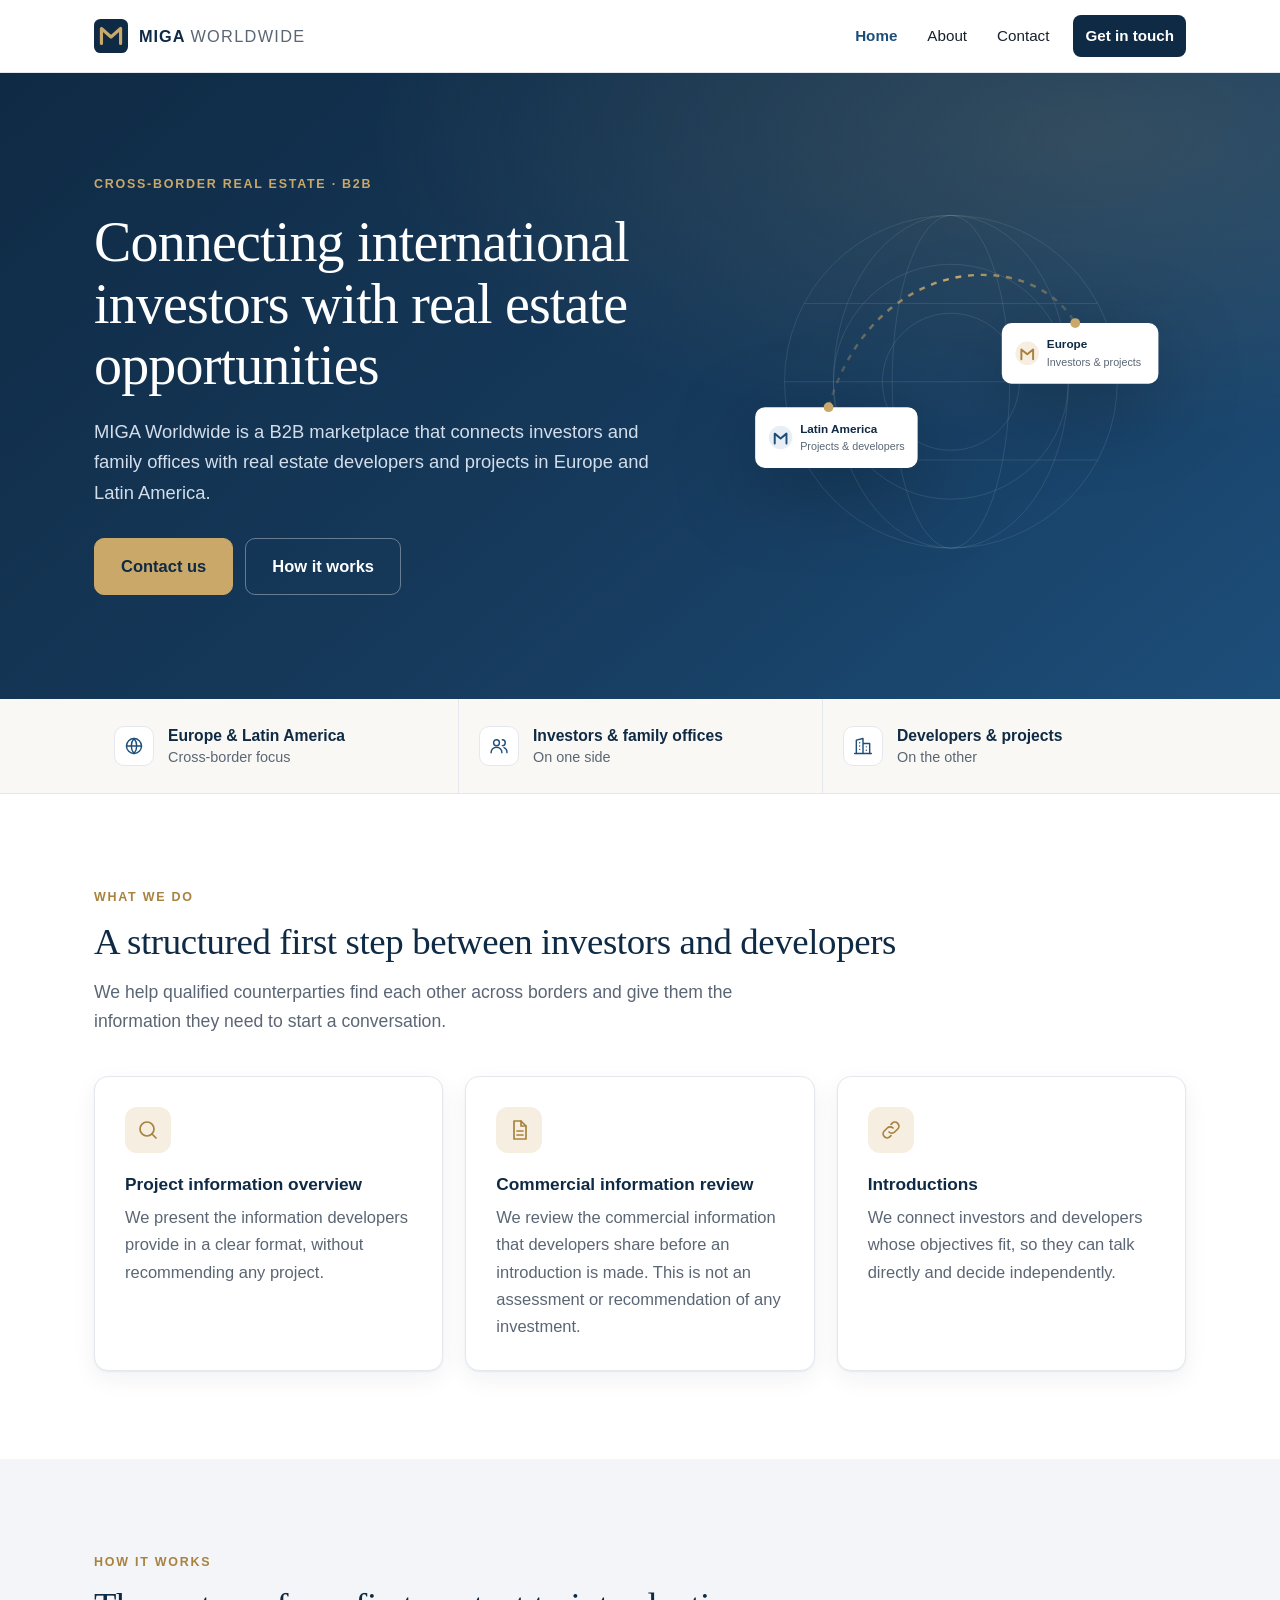
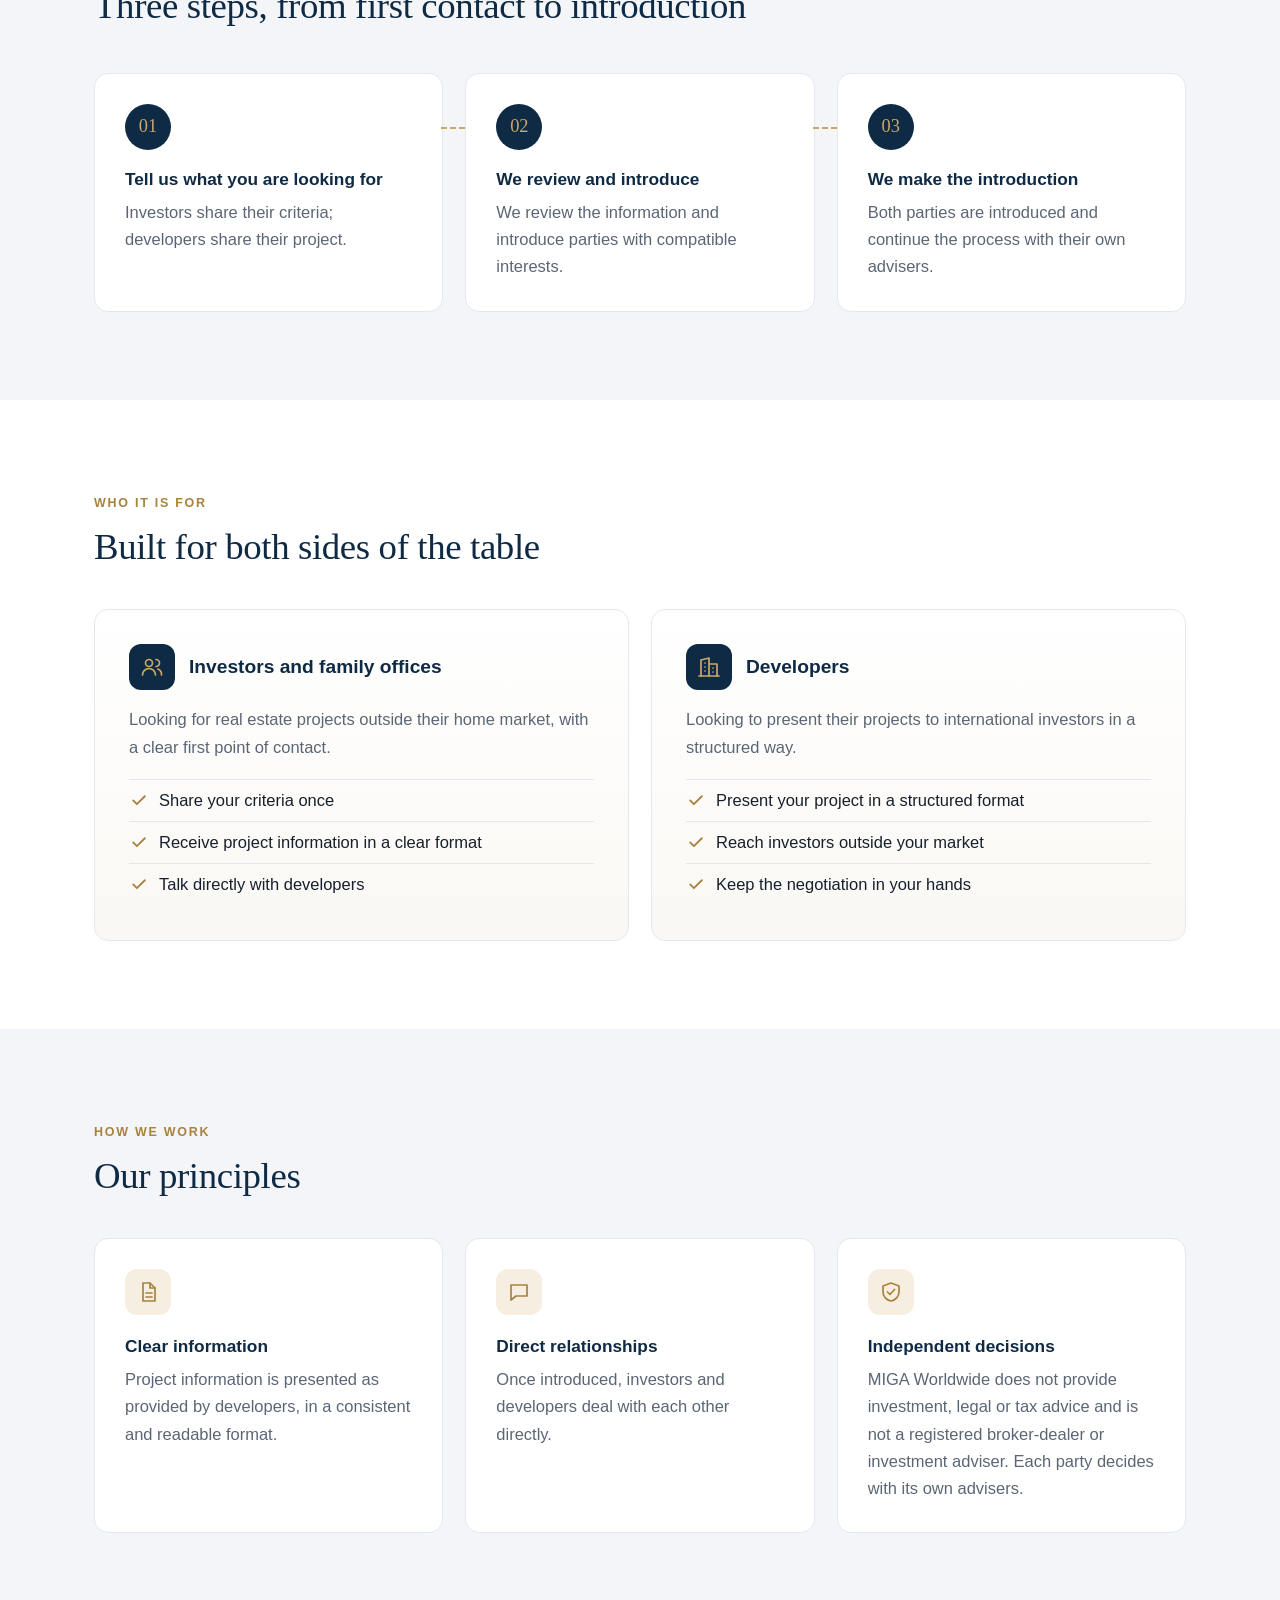
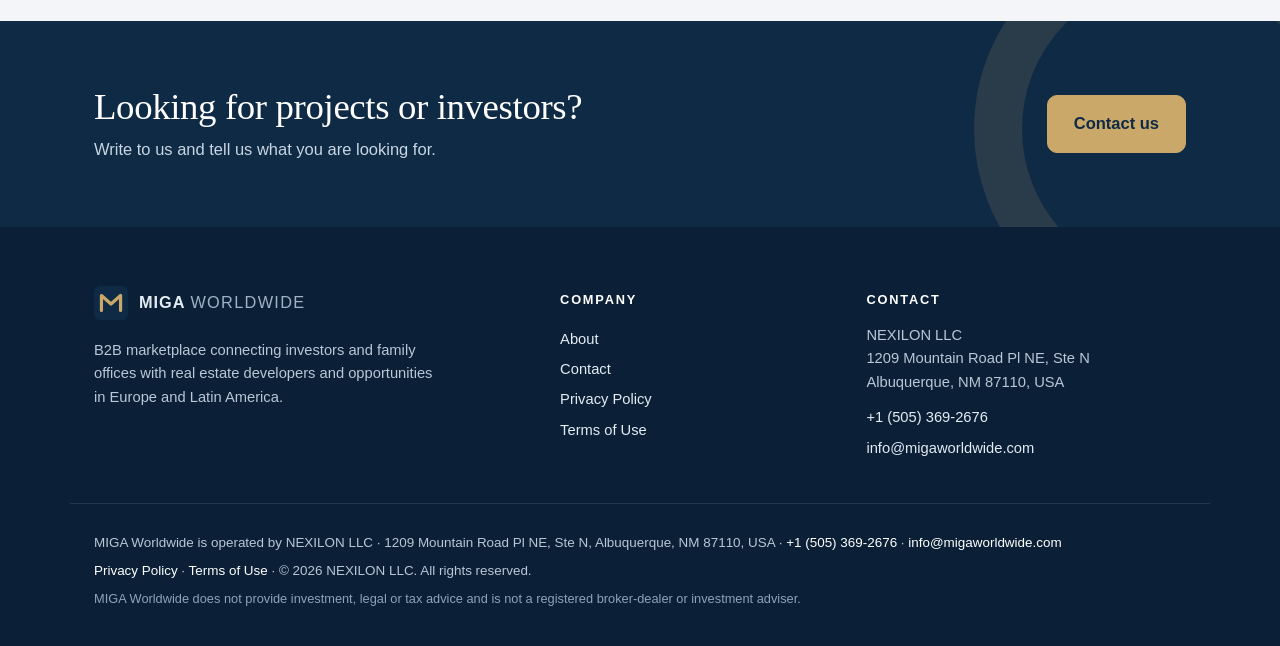
<file: index.html>
<!DOCTYPE html>
<html lang="en">
<head>
  <meta charset="utf-8">
  <meta name="viewport" content="width=device-width, initial-scale=1">
  <title>MIGA Worldwide | International Real Estate Investment Marketplace</title>
  <meta name="description" content="MIGA Worldwide is a B2B marketplace connecting investors and family offices with real estate developers and opportunities in Europe and Latin America. Operated by NEXILON LLC.">
  <meta name="facebook-domain-verification" content="yw71cjnn2fhqag37tvkx1z5cruil11" />
  <link rel="canonical" href="https://migaworldwide.com/">
  <link rel="icon" href="/assets/favicon.svg" type="image/svg+xml">
  <meta name="theme-color" content="#0f2a44">
  <meta property="og:type" content="website">
  <meta property="og:site_name" content="MIGA Worldwide">
  <meta property="og:title" content="MIGA Worldwide | International Real Estate Investment Marketplace">
  <meta property="og:description" content="MIGA Worldwide is a B2B marketplace connecting investors and family offices with real estate developers and opportunities in Europe and Latin America. Operated by NEXILON LLC.">
  <meta property="og:url" content="https://migaworldwide.com/">
  <meta property="og:image" content="https://migaworldwide.com/assets/og.png">
  <meta property="og:image:alt" content="MIGA Worldwide">
  <meta name="twitter:card" content="summary_large_image">
  <link rel="stylesheet" href="/assets/style.css">
</head>
<body>
<header class="site"><div class="wrap">
  <a class="brand" href="/"><svg class="logo" viewBox="0 0 64 64" aria-hidden="true"><rect width="64" height="64" rx="12" fill="#0f2a44"/><path d="M14 46V18l18 16 18-16v28" fill="none" stroke="#c9a86a" stroke-width="6" stroke-linejoin="round" stroke-linecap="round"/></svg><span>MIGA <em>Worldwide</em></span></a>
  <nav aria-label="Main"><a href="/" aria-current="page">Home</a><a href="/about/">About</a><a href="/contact/">Contact</a><a class="nav-cta" href="/contact/">Get in touch</a></nav>
</div></header>
<main>
<section class="hero"><div class="wrap hero-grid">
  <div>
    <span class="eyebrow eyebrow-light">Cross-border real estate · B2B</span>
    <h1>Connecting international investors with real estate opportunities</h1>
    <p>MIGA Worldwide is a B2B marketplace that connects investors and family offices with real estate developers and projects in Europe and Latin America.</p>
    <div class="actions"><a class="btn" href="/contact/">Contact us</a><a class="btn btn-ghost" href="#how-it-works">How it works</a></div>
  </div>
  <svg class="hero-art" viewBox="0 0 480 400" aria-hidden="true">
  <defs>
    <linearGradient id="arc" x1="0" x2="1"><stop offset="0" stop-color="#c9a86a" stop-opacity=".2"/><stop offset=".5" stop-color="#c9a86a"/><stop offset="1" stop-color="#c9a86a" stop-opacity=".2"/></linearGradient>
  </defs>
  <g fill="none" stroke="rgba(255,255,255,.10)">
    <circle cx="240" cy="200" r="170"/><circle cx="240" cy="200" r="120"/><circle cx="240" cy="200" r="70"/>
    <ellipse cx="240" cy="200" rx="60" ry="170"/><ellipse cx="240" cy="200" rx="120" ry="170"/>
    <path d="M70 200h340M90 120h300M90 280h300"/>
  </g>
  <path d="M115 226 C 160 70, 320 60, 367 140" fill="none" stroke="url(#arc)" stroke-width="2.5" stroke-dasharray="6 7"/>
  <g>
    <rect x="40" y="226" width="166" height="62" rx="10" fill="#fff"/>
    <circle cx="66" cy="257" r="12" fill="#e8eef5"/><path d="M60 263v-10l6 5 6-5v10" fill="none" stroke="#1d4e7a" stroke-width="2" stroke-linecap="round" stroke-linejoin="round"/>
    <text x="86" y="252" font-family="Inter,Arial,sans-serif" font-size="12" font-weight="600" fill="#0f2a44">Latin America</text>
    <text x="86" y="270" font-family="Inter,Arial,sans-serif" font-size="11" fill="#5b6675">Projects &amp; developers</text>
  </g>
  <g>
    <rect x="292" y="140" width="160" height="62" rx="10" fill="#fff"/>
    <circle cx="318" cy="171" r="12" fill="#f6efe1"/><path d="M312 177v-10l6 5 6-5v10" fill="none" stroke="#a8823e" stroke-width="2" stroke-linecap="round" stroke-linejoin="round"/>
    <text x="338" y="166" font-family="Inter,Arial,sans-serif" font-size="12" font-weight="600" fill="#0f2a44">Europe</text>
    <text x="338" y="184" font-family="Inter,Arial,sans-serif" font-size="11" fill="#5b6675">Investors &amp; projects</text>
  </g>
  <circle cx="115" cy="226" r="5" fill="#c9a86a"/><circle cx="367" cy="140" r="5" fill="#c9a86a"/>
</svg>
</div></section>

<section class="strip"><div class="wrap strip-grid">
  <div><svg class="ico" viewBox="0 0 24 24" aria-hidden="true"><circle cx="12" cy="12" r="9"/><path d="M3 12h18M12 3a14 14 0 0 1 0 18M12 3a14 14 0 0 0 0 18"/></svg><span><strong>Europe &amp; Latin America</strong>Cross-border focus</span></div>
  <div><svg class="ico" viewBox="0 0 24 24" aria-hidden="true"><circle cx="9" cy="8" r="3.5"/><path d="M2.5 20a6.5 6.5 0 0 1 13 0"/><path d="M16 4.5a3.5 3.5 0 0 1 0 7M18 14a6 6 0 0 1 3.5 6"/></svg><span><strong>Investors &amp; family offices</strong>On one side</span></div>
  <div><svg class="ico" viewBox="0 0 24 24" aria-hidden="true"><path d="M4 21V5l8-2v18M12 9h8v12M8 8h0M8 12h0M8 16h0M16 13h0M16 17h0"/><path d="M2 21h20"/></svg><span><strong>Developers &amp; projects</strong>On the other</span></div>
</div></section>

<section><div class="wrap">
  <span class="eyebrow">What we do</span>
  <h2>A structured first step between investors and developers</h2>
  <p class="lead">We help qualified counterparties find each other across borders and give them the information they need to start a conversation.</p>
  <div class="grid three">
    <article class="card"><svg class="ico" viewBox="0 0 24 24" aria-hidden="true"><circle cx="11" cy="11" r="7"/><path d="M20 20l-4-4"/></svg><h3>Project information overview</h3><p>We present the information developers provide in a clear format, without recommending any project.</p></article>
    <article class="card"><svg class="ico" viewBox="0 0 24 24" aria-hidden="true"><path d="M7 3h7l5 5v13H7z"/><path d="M14 3v5h5M10 13h6M10 17h6"/></svg><h3>Commercial information review</h3><p>We review the commercial information that developers share before an introduction is made. This is not an assessment or recommendation of any investment.</p></article>
    <article class="card"><svg class="ico" viewBox="0 0 24 24" aria-hidden="true"><path d="M10 14a4 4 0 0 0 5.7 0l3-3a4 4 0 0 0-5.7-5.7l-1 1"/><path d="M14 10a4 4 0 0 0-5.7 0l-3 3a4 4 0 0 0 5.7 5.7l1-1"/></svg><h3>Introductions</h3><p>We connect investors and developers whose objectives fit, so they can talk directly and decide independently.</p></article>
  </div>
</div></section>

<section class="alt" id="how-it-works"><div class="wrap">
  <span class="eyebrow">How it works</span>
  <h2>Three steps, from first contact to introduction</h2>
  <ol class="steps">
    <li><span class="num">01</span><h3>Tell us what you are looking for</h3><p>Investors share their criteria; developers share their project.</p></li>
    <li><span class="num">02</span><h3>We review and introduce</h3><p>We review the information and introduce parties with compatible interests.</p></li>
    <li><span class="num">03</span><h3>We make the introduction</h3><p>Both parties are introduced and continue the process with their own advisers.</p></li>
  </ol>
</div></section>

<section><div class="wrap">
  <span class="eyebrow">Who it is for</span>
  <h2>Built for both sides of the table</h2>
  <div class="grid two">
    <article class="panel">
      <div class="panel-head"><svg class="ico" viewBox="0 0 24 24" aria-hidden="true"><circle cx="9" cy="8" r="3.5"/><path d="M2.5 20a6.5 6.5 0 0 1 13 0"/><path d="M16 4.5a3.5 3.5 0 0 1 0 7M18 14a6 6 0 0 1 3.5 6"/></svg><h3>Investors and family offices</h3></div>
      <p>Looking for real estate projects outside their home market, with a clear first point of contact.</p>
      <ul class="checks"><li><svg class="ico" viewBox="0 0 24 24" aria-hidden="true"><path d="M5 12.5l4.5 4.5L19 7.5"/></svg>Share your criteria once</li><li><svg class="ico" viewBox="0 0 24 24" aria-hidden="true"><path d="M5 12.5l4.5 4.5L19 7.5"/></svg>Receive project information in a clear format</li><li><svg class="ico" viewBox="0 0 24 24" aria-hidden="true"><path d="M5 12.5l4.5 4.5L19 7.5"/></svg>Talk directly with developers</li></ul>
    </article>
    <article class="panel">
      <div class="panel-head"><svg class="ico" viewBox="0 0 24 24" aria-hidden="true"><path d="M4 21V5l8-2v18M12 9h8v12M8 8h0M8 12h0M8 16h0M16 13h0M16 17h0"/><path d="M2 21h20"/></svg><h3>Developers</h3></div>
      <p>Looking to present their projects to international investors in a structured way.</p>
      <ul class="checks"><li><svg class="ico" viewBox="0 0 24 24" aria-hidden="true"><path d="M5 12.5l4.5 4.5L19 7.5"/></svg>Present your project in a structured format</li><li><svg class="ico" viewBox="0 0 24 24" aria-hidden="true"><path d="M5 12.5l4.5 4.5L19 7.5"/></svg>Reach investors outside your market</li><li><svg class="ico" viewBox="0 0 24 24" aria-hidden="true"><path d="M5 12.5l4.5 4.5L19 7.5"/></svg>Keep the negotiation in your hands</li></ul>
    </article>
  </div>
</div></section>

<section class="alt"><div class="wrap">
  <span class="eyebrow">How we work</span>
  <h2>Our principles</h2>
  <div class="grid three">
    <article class="card flat"><svg class="ico" viewBox="0 0 24 24" aria-hidden="true"><path d="M7 3h7l5 5v13H7z"/><path d="M14 3v5h5M10 13h6M10 17h6"/></svg><h3>Clear information</h3><p>Project information is presented as provided by developers, in a consistent and readable format.</p></article>
    <article class="card flat"><svg class="ico" viewBox="0 0 24 24" aria-hidden="true"><path d="M4 5h16v11H9l-5 4z"/></svg><h3>Direct relationships</h3><p>Once introduced, investors and developers deal with each other directly.</p></article>
    <article class="card flat"><svg class="ico" viewBox="0 0 24 24" aria-hidden="true"><path d="M12 3l8 3v6c0 4.5-3.4 8.2-8 9-4.6-.8-8-4.5-8-9V6z"/><path d="M8.5 12l2.5 2.5 4.5-5"/></svg><h3>Independent decisions</h3><p>MIGA Worldwide does not provide investment, legal or tax advice and is not a registered broker-dealer or investment adviser. Each party decides with its own advisers.</p></article>
  </div>
</div></section>

<section class="cta"><div class="wrap cta-inner">
  <div><h2>Looking for projects or investors?</h2><p>Write to us and tell us what you are looking for.</p></div>
  <a class="btn" href="/contact/">Contact us</a>
</div></section>
</main>
<footer class="site">
  <div class="wrap foot-grid">
    <div>
      <a class="brand brand-foot" href="/"><svg class="logo" viewBox="0 0 64 64" aria-hidden="true"><rect width="64" height="64" rx="12" fill="#0f2a44"/><path d="M14 46V18l18 16 18-16v28" fill="none" stroke="#c9a86a" stroke-width="6" stroke-linejoin="round" stroke-linecap="round"/></svg><span>MIGA <em>Worldwide</em></span></a>
      <p class="foot-desc">B2B marketplace connecting investors and family offices with real estate developers and opportunities in Europe and Latin America.</p>
    </div>
    <div>
      <h4>Company</h4>
      <a href="/about/">About</a><a href="/contact/">Contact</a><a href="/privacy/">Privacy Policy</a><a href="/terms/">Terms of Use</a>
    </div>
    <div>
      <h4>Contact</h4>
      <address>NEXILON LLC<br>1209 Mountain Road Pl NE, Ste N<br>Albuquerque, NM 87110, USA</address>
      <a href="tel:+15053692676">+1 (505) 369-2676</a><a href="mailto:info@migaworldwide.com">info@migaworldwide.com</a>
    </div>
  </div>
  <div class="wrap foot-legal">
    <p>MIGA Worldwide is operated by NEXILON LLC · 1209 Mountain Road Pl NE, Ste N, Albuquerque, NM 87110, USA · <a href="tel:+15053692676">+1 (505) 369-2676</a> · <a href="mailto:info@migaworldwide.com">info@migaworldwide.com</a></p>
    <p><a href="/privacy/">Privacy Policy</a> · <a href="/terms/">Terms of Use</a> · &copy; 2026 NEXILON LLC. All rights reserved.</p>
    <p class="disclaimer">MIGA Worldwide does not provide investment, legal or tax advice and is not a registered broker-dealer or investment adviser.</p>
  </div>
</footer>
</body>
</html>
</file>
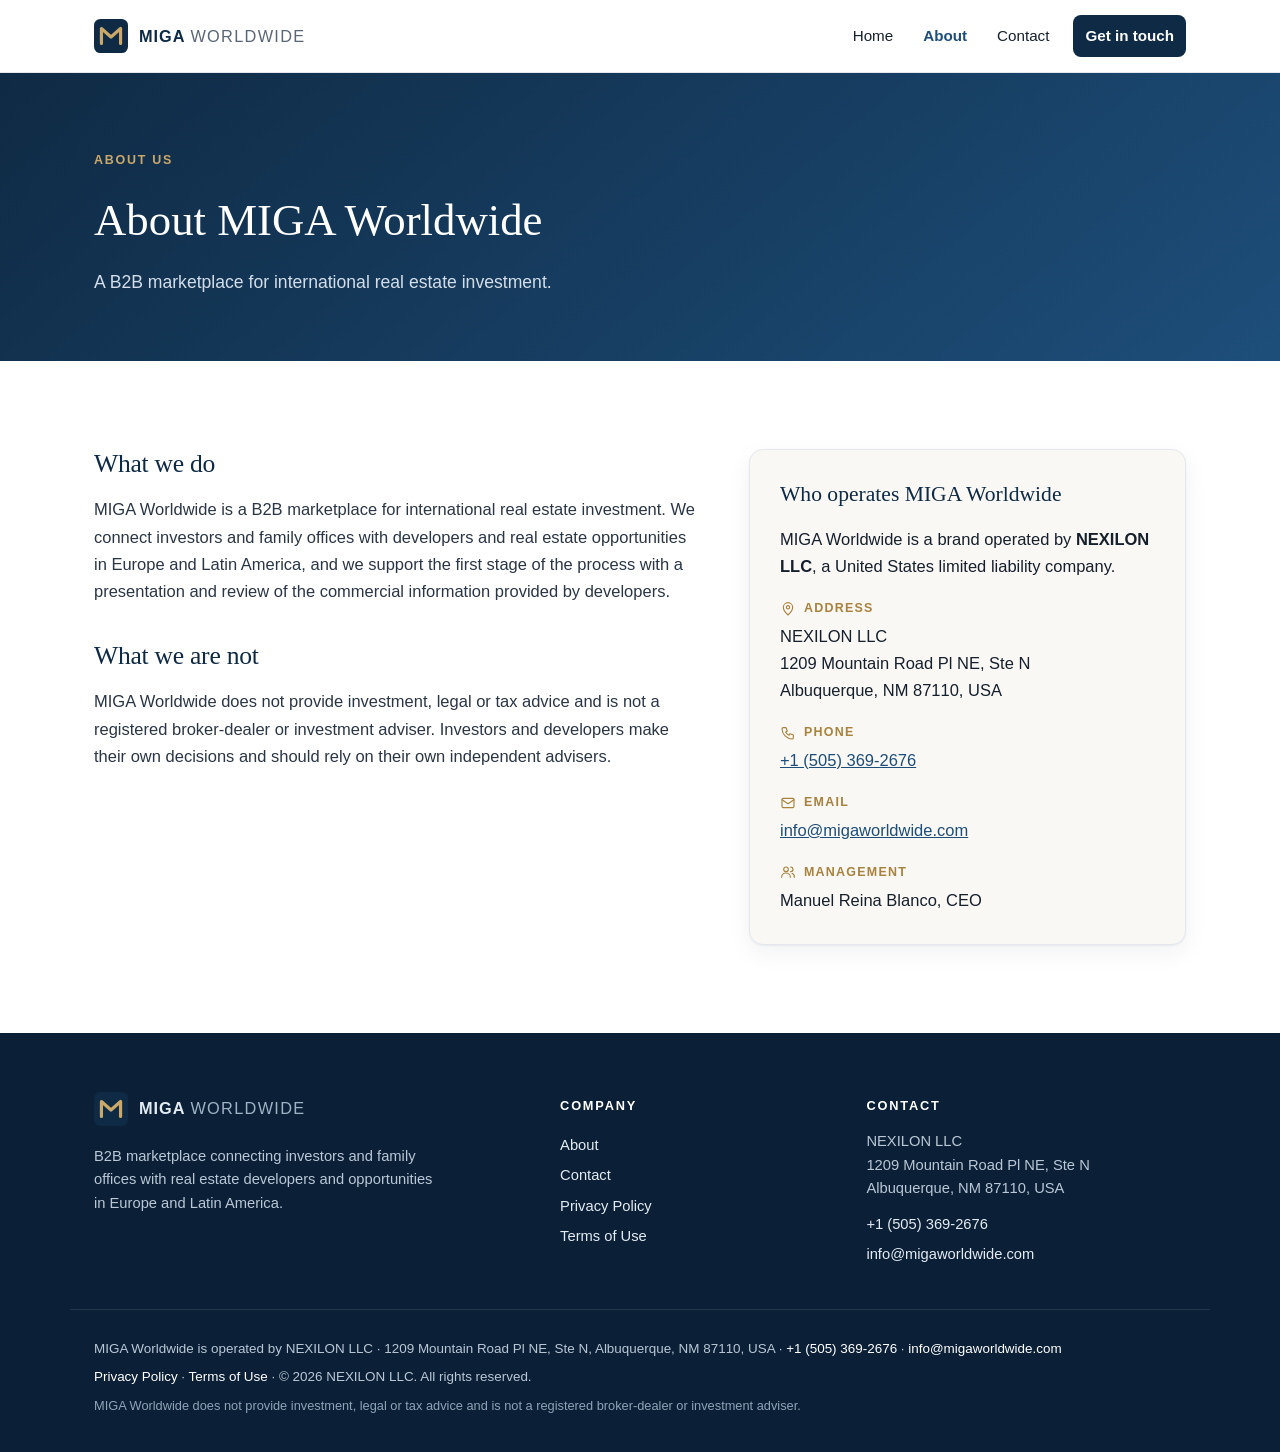
<file: about/index.html>
<!DOCTYPE html>
<html lang="en">
<head>
  <meta charset="utf-8">
  <meta name="viewport" content="width=device-width, initial-scale=1">
  <title>About | MIGA Worldwide</title>
  <meta name="description" content="MIGA Worldwide is a brand operated by NEXILON LLC, a United States limited liability company.">
  <link rel="canonical" href="https://migaworldwide.com/about/">
  <link rel="icon" href="/assets/favicon.svg" type="image/svg+xml">
  <meta name="theme-color" content="#0f2a44">
  <meta property="og:type" content="website">
  <meta property="og:site_name" content="MIGA Worldwide">
  <meta property="og:title" content="About | MIGA Worldwide">
  <meta property="og:description" content="MIGA Worldwide is a brand operated by NEXILON LLC, a United States limited liability company.">
  <meta property="og:url" content="https://migaworldwide.com/about/">
  <meta property="og:image" content="https://migaworldwide.com/assets/og.png">
  <meta property="og:image:alt" content="MIGA Worldwide">
  <meta name="twitter:card" content="summary_large_image">
  <link rel="stylesheet" href="/assets/style.css">
</head>
<body>
<header class="site"><div class="wrap">
  <a class="brand" href="/"><svg class="logo" viewBox="0 0 64 64" aria-hidden="true"><rect width="64" height="64" rx="12" fill="#0f2a44"/><path d="M14 46V18l18 16 18-16v28" fill="none" stroke="#c9a86a" stroke-width="6" stroke-linejoin="round" stroke-linecap="round"/></svg><span>MIGA <em>Worldwide</em></span></a>
  <nav aria-label="Main"><a href="/">Home</a><a href="/about/" aria-current="page">About</a><a href="/contact/">Contact</a><a class="nav-cta" href="/contact/">Get in touch</a></nav>
</div></header>
<main>
<section class="page-head"><div class="wrap"><span class="eyebrow">About us</span><h1>About MIGA Worldwide</h1><p class="lead">A B2B marketplace for international real estate investment.</p></div></section>
<section><div class="wrap two-col">
  <div class="prose">
    <h2>What we do</h2>
    <p>MIGA Worldwide is a B2B marketplace for international real estate investment. We connect investors and family offices with developers and real estate opportunities in Europe and Latin America, and we support the first stage of the process with a presentation and review of the commercial information provided by developers.</p>
    <h2>What we are not</h2>
    <p>MIGA Worldwide does not provide investment, legal or tax advice and is not a registered broker-dealer or investment adviser. Investors and developers make their own decisions and should rely on their own independent advisers.</p>
  </div>
  <aside class="info-card">
    <h3>Who operates MIGA Worldwide</h3>
    <p>MIGA Worldwide is a brand operated by <strong>NEXILON LLC</strong>, a United States limited liability company.</p>
    <dl>
      <dt><svg class="ico" viewBox="0 0 24 24" aria-hidden="true"><path d="M12 21s-7-6.2-7-11.5A7 7 0 0 1 19 9.5C19 14.8 12 21 12 21z"/><circle cx="12" cy="9.5" r="2.5"/></svg>Address</dt><dd><address>NEXILON LLC<br>1209 Mountain Road Pl NE, Ste N<br>Albuquerque, NM 87110, USA</address></dd>
      <dt><svg class="ico" viewBox="0 0 24 24" aria-hidden="true"><path d="M5 4h4l2 5-2.5 1.5a11 11 0 0 0 5 5L15 13l5 2v4a2 2 0 0 1-2 2A16 16 0 0 1 3 6a2 2 0 0 1 2-2z"/></svg>Phone</dt><dd><a href="tel:+15053692676">+1 (505) 369-2676</a></dd>
      <dt><svg class="ico" viewBox="0 0 24 24" aria-hidden="true"><rect x="3" y="5" width="18" height="14" rx="2"/><path d="M3 7l9 6 9-6"/></svg>Email</dt><dd><a href="mailto:info@migaworldwide.com">info@migaworldwide.com</a></dd>
      <dt><svg class="ico" viewBox="0 0 24 24" aria-hidden="true"><circle cx="9" cy="8" r="3.5"/><path d="M2.5 20a6.5 6.5 0 0 1 13 0"/><path d="M16 4.5a3.5 3.5 0 0 1 0 7M18 14a6 6 0 0 1 3.5 6"/></svg>Management</dt><dd>Manuel Reina Blanco, CEO</dd>
    </dl>
  </aside>
</div></section>
</main>
<footer class="site">
  <div class="wrap foot-grid">
    <div>
      <a class="brand brand-foot" href="/"><svg class="logo" viewBox="0 0 64 64" aria-hidden="true"><rect width="64" height="64" rx="12" fill="#0f2a44"/><path d="M14 46V18l18 16 18-16v28" fill="none" stroke="#c9a86a" stroke-width="6" stroke-linejoin="round" stroke-linecap="round"/></svg><span>MIGA <em>Worldwide</em></span></a>
      <p class="foot-desc">B2B marketplace connecting investors and family offices with real estate developers and opportunities in Europe and Latin America.</p>
    </div>
    <div>
      <h4>Company</h4>
      <a href="/about/">About</a><a href="/contact/">Contact</a><a href="/privacy/">Privacy Policy</a><a href="/terms/">Terms of Use</a>
    </div>
    <div>
      <h4>Contact</h4>
      <address>NEXILON LLC<br>1209 Mountain Road Pl NE, Ste N<br>Albuquerque, NM 87110, USA</address>
      <a href="tel:+15053692676">+1 (505) 369-2676</a><a href="mailto:info@migaworldwide.com">info@migaworldwide.com</a>
    </div>
  </div>
  <div class="wrap foot-legal">
    <p>MIGA Worldwide is operated by NEXILON LLC · 1209 Mountain Road Pl NE, Ste N, Albuquerque, NM 87110, USA · <a href="tel:+15053692676">+1 (505) 369-2676</a> · <a href="mailto:info@migaworldwide.com">info@migaworldwide.com</a></p>
    <p><a href="/privacy/">Privacy Policy</a> · <a href="/terms/">Terms of Use</a> · &copy; 2026 NEXILON LLC. All rights reserved.</p>
    <p class="disclaimer">MIGA Worldwide does not provide investment, legal or tax advice and is not a registered broker-dealer or investment adviser.</p>
  </div>
</footer>
</body>
</html>
</file>
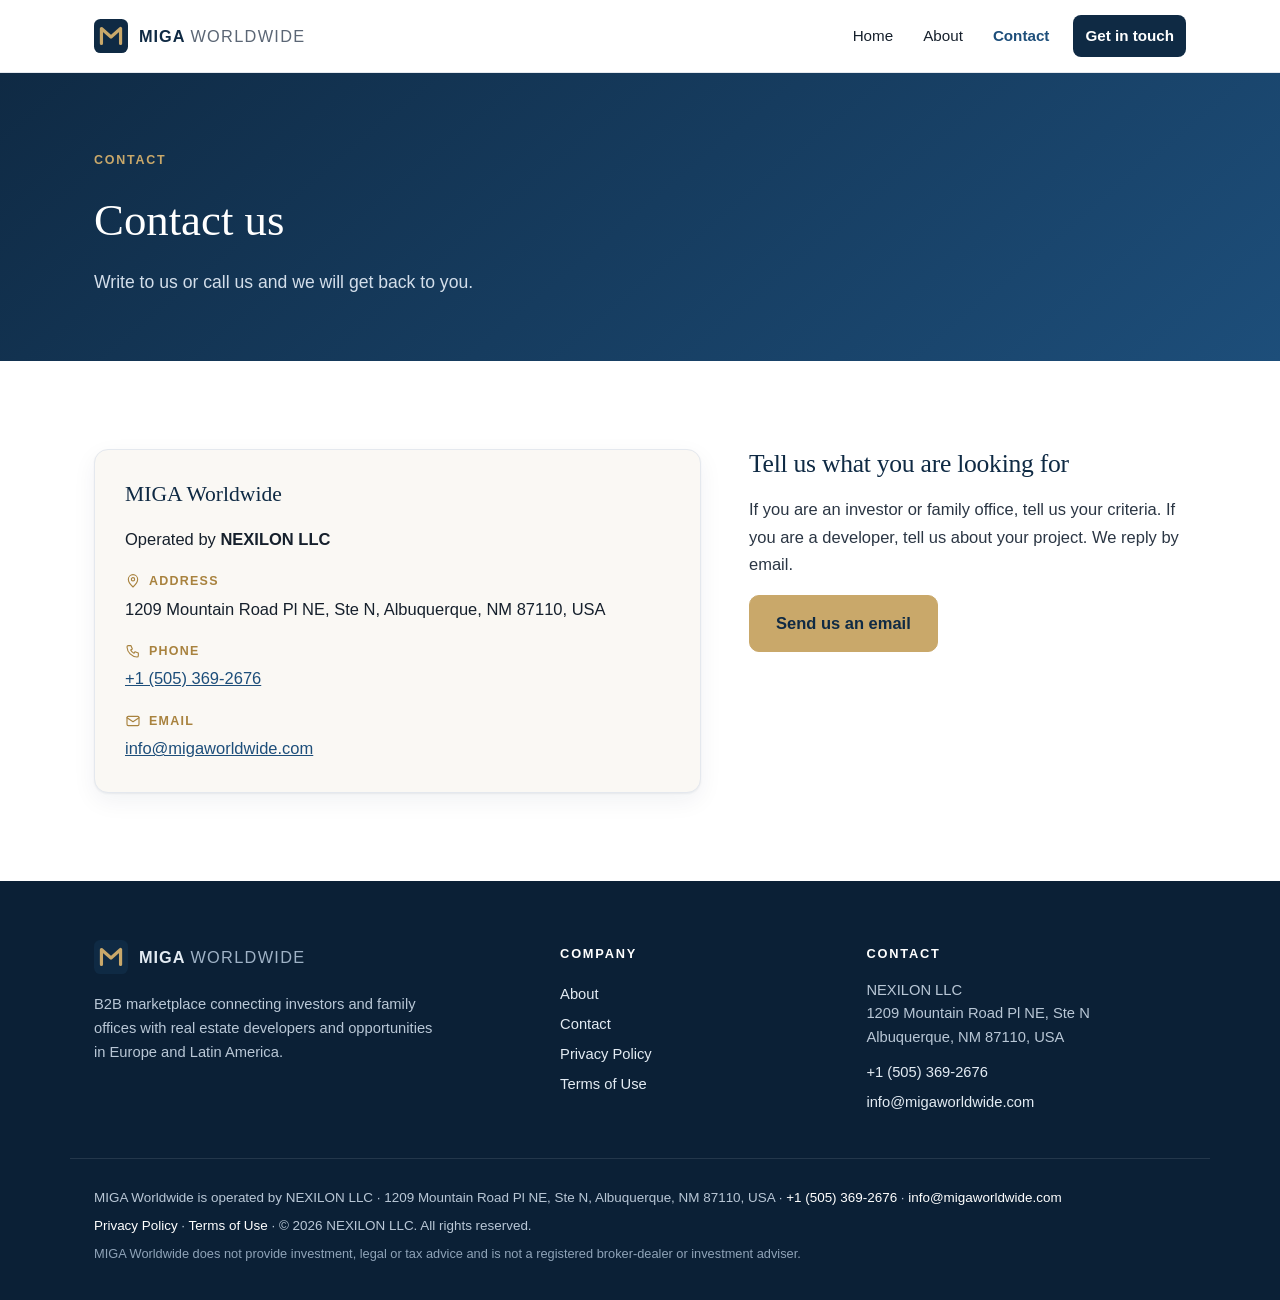
<file: contact/index.html>
<!DOCTYPE html>
<html lang="en">
<head>
  <meta charset="utf-8">
  <meta name="viewport" content="width=device-width, initial-scale=1">
  <title>Contact | MIGA Worldwide</title>
  <meta name="description" content="Contact MIGA Worldwide (NEXILON LLC): address, phone and email.">
  <link rel="canonical" href="https://migaworldwide.com/contact/">
  <link rel="icon" href="/assets/favicon.svg" type="image/svg+xml">
  <meta name="theme-color" content="#0f2a44">
  <meta property="og:type" content="website">
  <meta property="og:site_name" content="MIGA Worldwide">
  <meta property="og:title" content="Contact | MIGA Worldwide">
  <meta property="og:description" content="Contact MIGA Worldwide (NEXILON LLC): address, phone and email.">
  <meta property="og:url" content="https://migaworldwide.com/contact/">
  <meta property="og:image" content="https://migaworldwide.com/assets/og.png">
  <meta property="og:image:alt" content="MIGA Worldwide">
  <meta name="twitter:card" content="summary_large_image">
  <link rel="stylesheet" href="/assets/style.css">
</head>
<body>
<header class="site"><div class="wrap">
  <a class="brand" href="/"><svg class="logo" viewBox="0 0 64 64" aria-hidden="true"><rect width="64" height="64" rx="12" fill="#0f2a44"/><path d="M14 46V18l18 16 18-16v28" fill="none" stroke="#c9a86a" stroke-width="6" stroke-linejoin="round" stroke-linecap="round"/></svg><span>MIGA <em>Worldwide</em></span></a>
  <nav aria-label="Main"><a href="/">Home</a><a href="/about/">About</a><a href="/contact/" aria-current="page">Contact</a><a class="nav-cta" href="/contact/">Get in touch</a></nav>
</div></header>
<main>
<section class="page-head"><div class="wrap"><span class="eyebrow">Contact</span><h1>Contact us</h1><p class="lead">Write to us or call us and we will get back to you.</p></div></section>
<section><div class="wrap two-col">
  <aside class="info-card">
    <h3>MIGA Worldwide</h3>
    <p>Operated by <strong>NEXILON LLC</strong></p>
    <dl>
      <dt><svg class="ico" viewBox="0 0 24 24" aria-hidden="true"><path d="M12 21s-7-6.2-7-11.5A7 7 0 0 1 19 9.5C19 14.8 12 21 12 21z"/><circle cx="12" cy="9.5" r="2.5"/></svg>Address</dt><dd><address>1209 Mountain Road Pl NE, Ste N, Albuquerque, NM 87110, USA</address></dd>
      <dt><svg class="ico" viewBox="0 0 24 24" aria-hidden="true"><path d="M5 4h4l2 5-2.5 1.5a11 11 0 0 0 5 5L15 13l5 2v4a2 2 0 0 1-2 2A16 16 0 0 1 3 6a2 2 0 0 1 2-2z"/></svg>Phone</dt><dd><a href="tel:+15053692676">+1 (505) 369-2676</a></dd>
      <dt><svg class="ico" viewBox="0 0 24 24" aria-hidden="true"><rect x="3" y="5" width="18" height="14" rx="2"/><path d="M3 7l9 6 9-6"/></svg>Email</dt><dd><a href="mailto:info@migaworldwide.com">info@migaworldwide.com</a></dd>
    </dl>
  </aside>
  <div class="prose">
    <h2>Tell us what you are looking for</h2>
    <p>If you are an investor or family office, tell us your criteria. If you are a developer, tell us about your project. We reply by email.</p>
    <p><a class="btn" href="mailto:info@migaworldwide.com?subject=Enquiry%20MIGA%20Worldwide">Send us an email</a></p>
  </div>
</div></section>
</main>
<footer class="site">
  <div class="wrap foot-grid">
    <div>
      <a class="brand brand-foot" href="/"><svg class="logo" viewBox="0 0 64 64" aria-hidden="true"><rect width="64" height="64" rx="12" fill="#0f2a44"/><path d="M14 46V18l18 16 18-16v28" fill="none" stroke="#c9a86a" stroke-width="6" stroke-linejoin="round" stroke-linecap="round"/></svg><span>MIGA <em>Worldwide</em></span></a>
      <p class="foot-desc">B2B marketplace connecting investors and family offices with real estate developers and opportunities in Europe and Latin America.</p>
    </div>
    <div>
      <h4>Company</h4>
      <a href="/about/">About</a><a href="/contact/">Contact</a><a href="/privacy/">Privacy Policy</a><a href="/terms/">Terms of Use</a>
    </div>
    <div>
      <h4>Contact</h4>
      <address>NEXILON LLC<br>1209 Mountain Road Pl NE, Ste N<br>Albuquerque, NM 87110, USA</address>
      <a href="tel:+15053692676">+1 (505) 369-2676</a><a href="mailto:info@migaworldwide.com">info@migaworldwide.com</a>
    </div>
  </div>
  <div class="wrap foot-legal">
    <p>MIGA Worldwide is operated by NEXILON LLC · 1209 Mountain Road Pl NE, Ste N, Albuquerque, NM 87110, USA · <a href="tel:+15053692676">+1 (505) 369-2676</a> · <a href="mailto:info@migaworldwide.com">info@migaworldwide.com</a></p>
    <p><a href="/privacy/">Privacy Policy</a> · <a href="/terms/">Terms of Use</a> · &copy; 2026 NEXILON LLC. All rights reserved.</p>
    <p class="disclaimer">MIGA Worldwide does not provide investment, legal or tax advice and is not a registered broker-dealer or investment adviser.</p>
  </div>
</footer>
</body>
</html>
</file>
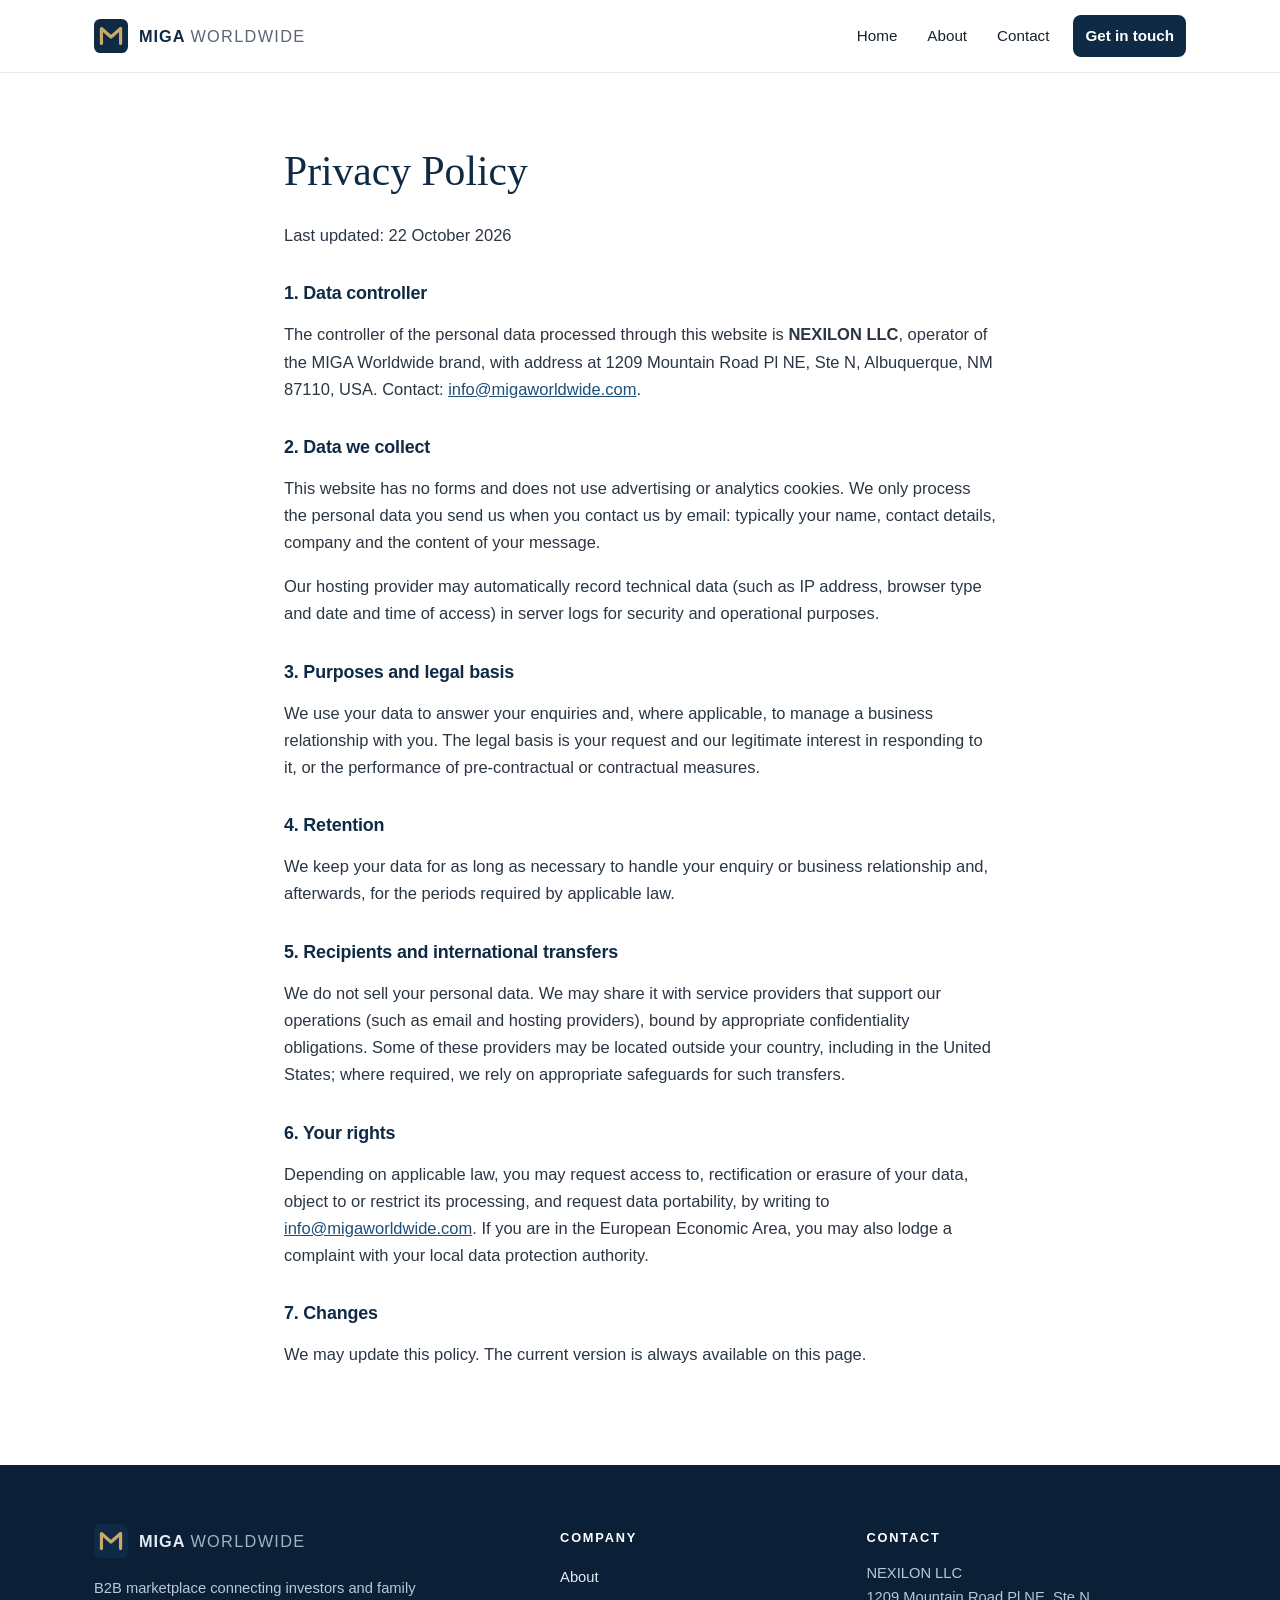
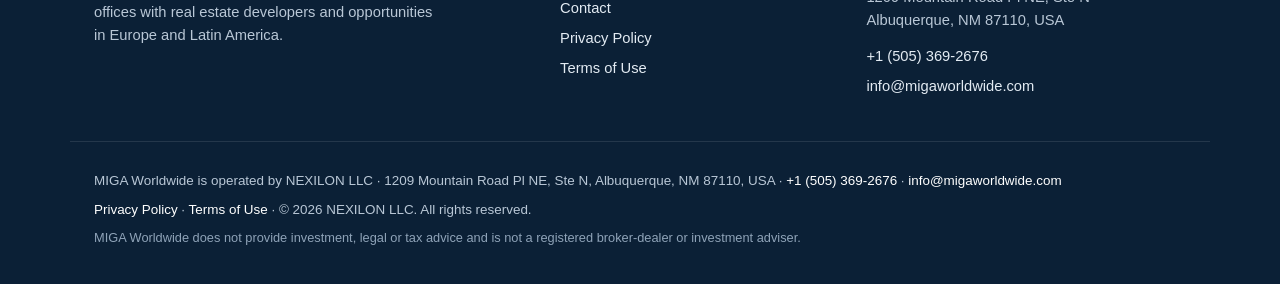
<file: privacy/index.html>
<!DOCTYPE html>
<html lang="en">
<head>
  <meta charset="utf-8">
  <meta name="viewport" content="width=device-width, initial-scale=1">
  <title>Privacy Policy | MIGA Worldwide</title>
  <meta name="description" content="Privacy Policy of MIGA Worldwide, operated by NEXILON LLC.">
  <link rel="canonical" href="https://migaworldwide.com/privacy/">
  <link rel="icon" href="/assets/favicon.svg" type="image/svg+xml">
  <meta name="theme-color" content="#0f2a44">
  <meta property="og:type" content="website">
  <meta property="og:site_name" content="MIGA Worldwide">
  <meta property="og:title" content="Privacy Policy | MIGA Worldwide">
  <meta property="og:description" content="Privacy Policy of MIGA Worldwide, operated by NEXILON LLC.">
  <meta property="og:url" content="https://migaworldwide.com/privacy/">
  <meta property="og:image" content="https://migaworldwide.com/assets/og.png">
  <meta property="og:image:alt" content="MIGA Worldwide">
  <meta name="twitter:card" content="summary_large_image">
  <link rel="stylesheet" href="/assets/style.css">
</head>
<body>
<header class="site"><div class="wrap">
  <a class="brand" href="/"><svg class="logo" viewBox="0 0 64 64" aria-hidden="true"><rect width="64" height="64" rx="12" fill="#0f2a44"/><path d="M14 46V18l18 16 18-16v28" fill="none" stroke="#c9a86a" stroke-width="6" stroke-linejoin="round" stroke-linecap="round"/></svg><span>MIGA <em>Worldwide</em></span></a>
  <nav aria-label="Main"><a href="/">Home</a><a href="/about/">About</a><a href="/contact/">Contact</a><a class="nav-cta" href="/contact/">Get in touch</a></nav>
</div></header>
<main>
<div class="page"><div class="wrap prose">
  <h1>Privacy Policy</h1>
  <p>Last updated: 22 October 2026</p>
  <h2>1. Data controller</h2>
  <p>The controller of the personal data processed through this website is <strong>NEXILON LLC</strong>, operator of the MIGA Worldwide brand, with address at 1209 Mountain Road Pl NE, Ste N, Albuquerque, NM 87110, USA. Contact: <a href="mailto:info@migaworldwide.com">info@migaworldwide.com</a>.</p>
  <h2>2. Data we collect</h2>
  <p>This website has no forms and does not use advertising or analytics cookies. We only process the personal data you send us when you contact us by email: typically your name, contact details, company and the content of your message.</p>
  <p>Our hosting provider may automatically record technical data (such as IP address, browser type and date and time of access) in server logs for security and operational purposes.</p>
  <h2>3. Purposes and legal basis</h2>
  <p>We use your data to answer your enquiries and, where applicable, to manage a business relationship with you. The legal basis is your request and our legitimate interest in responding to it, or the performance of pre-contractual or contractual measures.</p>
  <h2>4. Retention</h2>
  <p>We keep your data for as long as necessary to handle your enquiry or business relationship and, afterwards, for the periods required by applicable law.</p>
  <h2>5. Recipients and international transfers</h2>
  <p>We do not sell your personal data. We may share it with service providers that support our operations (such as email and hosting providers), bound by appropriate confidentiality obligations. Some of these providers may be located outside your country, including in the United States; where required, we rely on appropriate safeguards for such transfers.</p>
  <h2>6. Your rights</h2>
  <p>Depending on applicable law, you may request access to, rectification or erasure of your data, object to or restrict its processing, and request data portability, by writing to <a href="mailto:info@migaworldwide.com">info@migaworldwide.com</a>. If you are in the European Economic Area, you may also lodge a complaint with your local data protection authority.</p>
  <h2>7. Changes</h2>
  <p>We may update this policy. The current version is always available on this page.</p>
</div></div>
</main>
<footer class="site">
  <div class="wrap foot-grid">
    <div>
      <a class="brand brand-foot" href="/"><svg class="logo" viewBox="0 0 64 64" aria-hidden="true"><rect width="64" height="64" rx="12" fill="#0f2a44"/><path d="M14 46V18l18 16 18-16v28" fill="none" stroke="#c9a86a" stroke-width="6" stroke-linejoin="round" stroke-linecap="round"/></svg><span>MIGA <em>Worldwide</em></span></a>
      <p class="foot-desc">B2B marketplace connecting investors and family offices with real estate developers and opportunities in Europe and Latin America.</p>
    </div>
    <div>
      <h4>Company</h4>
      <a href="/about/">About</a><a href="/contact/">Contact</a><a href="/privacy/">Privacy Policy</a><a href="/terms/">Terms of Use</a>
    </div>
    <div>
      <h4>Contact</h4>
      <address>NEXILON LLC<br>1209 Mountain Road Pl NE, Ste N<br>Albuquerque, NM 87110, USA</address>
      <a href="tel:+15053692676">+1 (505) 369-2676</a><a href="mailto:info@migaworldwide.com">info@migaworldwide.com</a>
    </div>
  </div>
  <div class="wrap foot-legal">
    <p>MIGA Worldwide is operated by NEXILON LLC · 1209 Mountain Road Pl NE, Ste N, Albuquerque, NM 87110, USA · <a href="tel:+15053692676">+1 (505) 369-2676</a> · <a href="mailto:info@migaworldwide.com">info@migaworldwide.com</a></p>
    <p><a href="/privacy/">Privacy Policy</a> · <a href="/terms/">Terms of Use</a> · &copy; 2026 NEXILON LLC. All rights reserved.</p>
    <p class="disclaimer">MIGA Worldwide does not provide investment, legal or tax advice and is not a registered broker-dealer or investment adviser.</p>
  </div>
</footer>
</body>
</html>
</file>
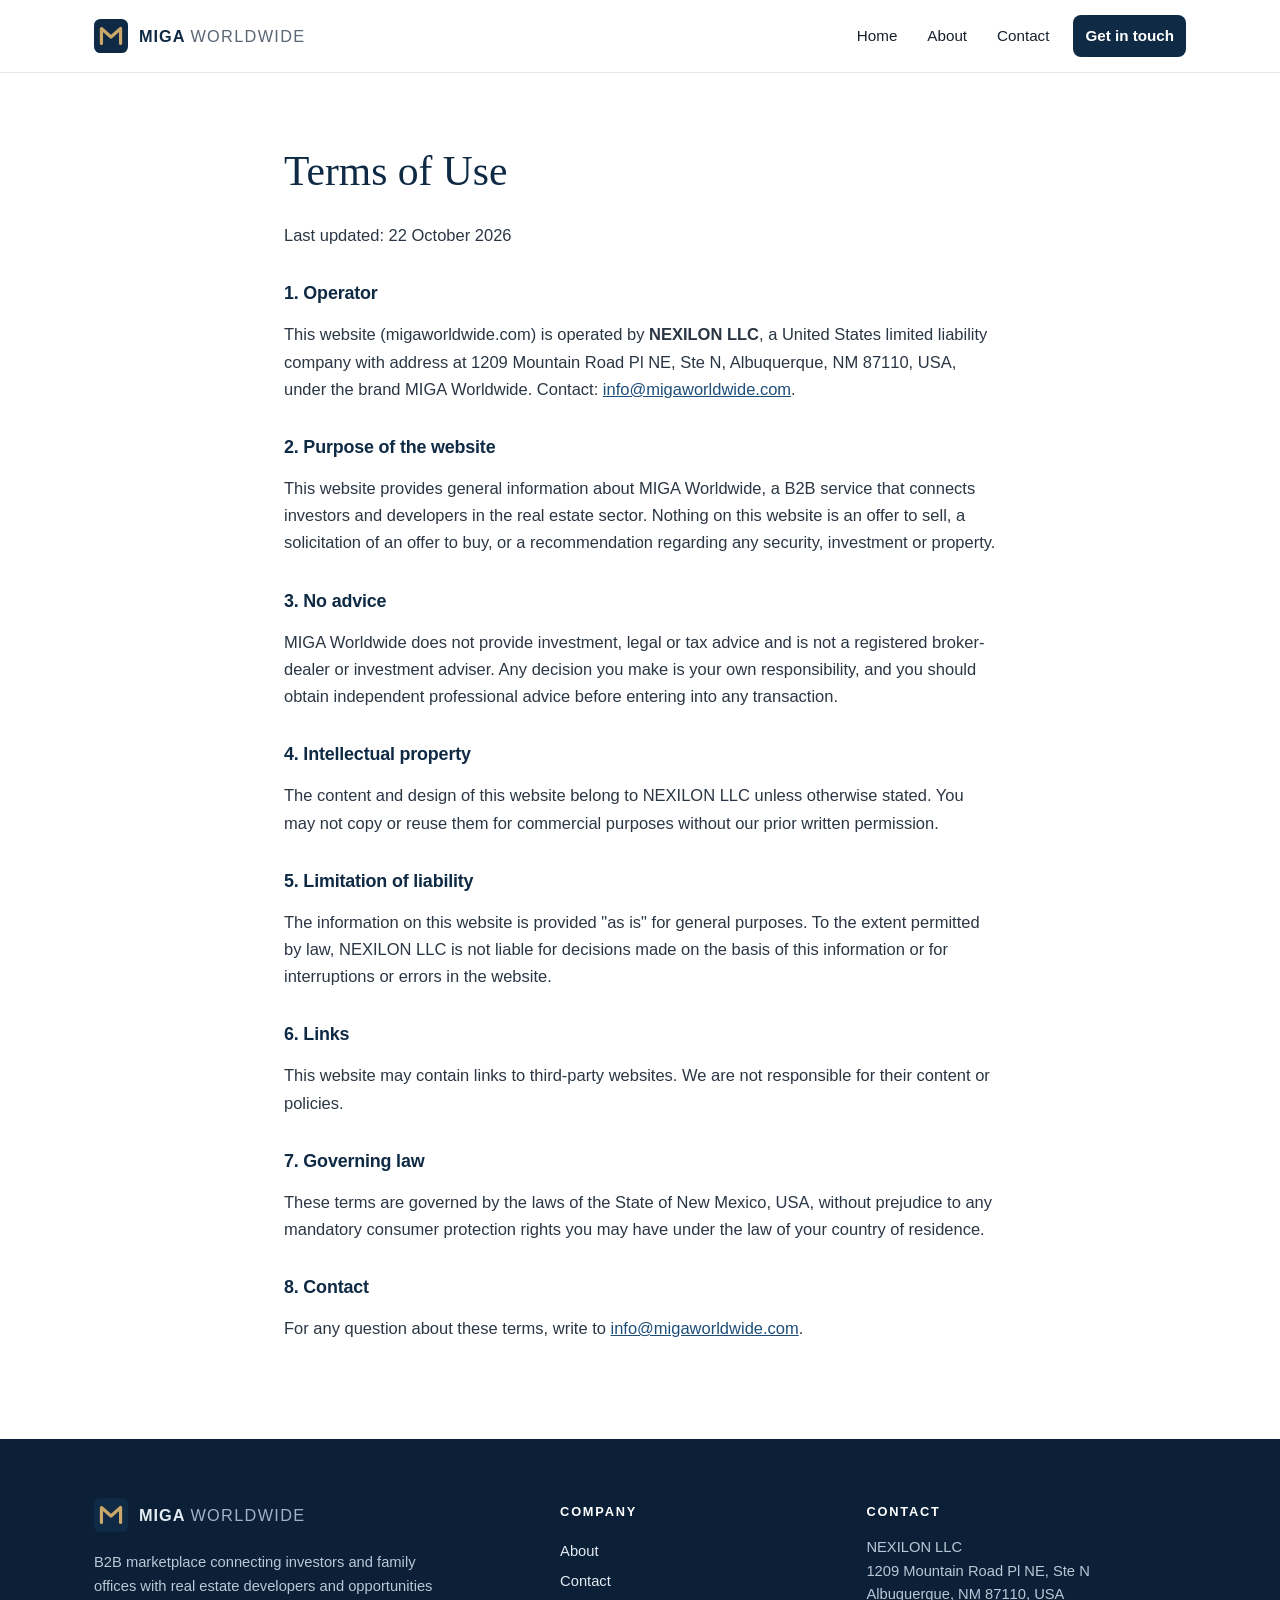
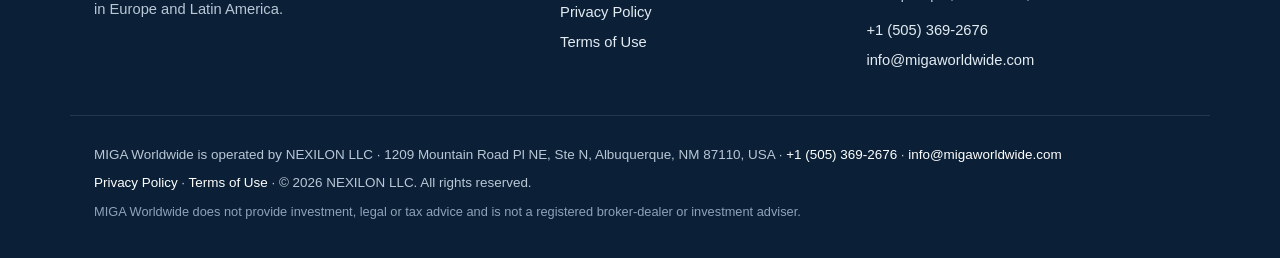
<file: terms/index.html>
<!DOCTYPE html>
<html lang="en">
<head>
  <meta charset="utf-8">
  <meta name="viewport" content="width=device-width, initial-scale=1">
  <title>Terms of Use | MIGA Worldwide</title>
  <meta name="description" content="Terms of Use of migaworldwide.com, operated by NEXILON LLC.">
  <link rel="canonical" href="https://migaworldwide.com/terms/">
  <link rel="icon" href="/assets/favicon.svg" type="image/svg+xml">
  <meta name="theme-color" content="#0f2a44">
  <meta property="og:type" content="website">
  <meta property="og:site_name" content="MIGA Worldwide">
  <meta property="og:title" content="Terms of Use | MIGA Worldwide">
  <meta property="og:description" content="Terms of Use of migaworldwide.com, operated by NEXILON LLC.">
  <meta property="og:url" content="https://migaworldwide.com/terms/">
  <meta property="og:image" content="https://migaworldwide.com/assets/og.png">
  <meta property="og:image:alt" content="MIGA Worldwide">
  <meta name="twitter:card" content="summary_large_image">
  <link rel="stylesheet" href="/assets/style.css">
</head>
<body>
<header class="site"><div class="wrap">
  <a class="brand" href="/"><svg class="logo" viewBox="0 0 64 64" aria-hidden="true"><rect width="64" height="64" rx="12" fill="#0f2a44"/><path d="M14 46V18l18 16 18-16v28" fill="none" stroke="#c9a86a" stroke-width="6" stroke-linejoin="round" stroke-linecap="round"/></svg><span>MIGA <em>Worldwide</em></span></a>
  <nav aria-label="Main"><a href="/">Home</a><a href="/about/">About</a><a href="/contact/">Contact</a><a class="nav-cta" href="/contact/">Get in touch</a></nav>
</div></header>
<main>
<div class="page"><div class="wrap prose">
  <h1>Terms of Use</h1>
  <p>Last updated: 22 October 2026</p>
  <h2>1. Operator</h2>
  <p>This website (migaworldwide.com) is operated by <strong>NEXILON LLC</strong>, a United States limited liability company with address at 1209 Mountain Road Pl NE, Ste N, Albuquerque, NM 87110, USA, under the brand MIGA Worldwide. Contact: <a href="mailto:info@migaworldwide.com">info@migaworldwide.com</a>.</p>
  <h2>2. Purpose of the website</h2>
  <p>This website provides general information about MIGA Worldwide, a B2B service that connects investors and developers in the real estate sector. Nothing on this website is an offer to sell, a solicitation of an offer to buy, or a recommendation regarding any security, investment or property.</p>
  <h2>3. No advice</h2>
  <p>MIGA Worldwide does not provide investment, legal or tax advice and is not a registered broker-dealer or investment adviser. Any decision you make is your own responsibility, and you should obtain independent professional advice before entering into any transaction.</p>
  <h2>4. Intellectual property</h2>
  <p>The content and design of this website belong to NEXILON LLC unless otherwise stated. You may not copy or reuse them for commercial purposes without our prior written permission.</p>
  <h2>5. Limitation of liability</h2>
  <p>The information on this website is provided "as is" for general purposes. To the extent permitted by law, NEXILON LLC is not liable for decisions made on the basis of this information or for interruptions or errors in the website.</p>
  <h2>6. Links</h2>
  <p>This website may contain links to third-party websites. We are not responsible for their content or policies.</p>
  <h2>7. Governing law</h2>
  <p>These terms are governed by the laws of the State of New Mexico, USA, without prejudice to any mandatory consumer protection rights you may have under the law of your country of residence.</p>
  <h2>8. Contact</h2>
  <p>For any question about these terms, write to <a href="mailto:info@migaworldwide.com">info@migaworldwide.com</a>.</p>
</div></div>
</main>
<footer class="site">
  <div class="wrap foot-grid">
    <div>
      <a class="brand brand-foot" href="/"><svg class="logo" viewBox="0 0 64 64" aria-hidden="true"><rect width="64" height="64" rx="12" fill="#0f2a44"/><path d="M14 46V18l18 16 18-16v28" fill="none" stroke="#c9a86a" stroke-width="6" stroke-linejoin="round" stroke-linecap="round"/></svg><span>MIGA <em>Worldwide</em></span></a>
      <p class="foot-desc">B2B marketplace connecting investors and family offices with real estate developers and opportunities in Europe and Latin America.</p>
    </div>
    <div>
      <h4>Company</h4>
      <a href="/about/">About</a><a href="/contact/">Contact</a><a href="/privacy/">Privacy Policy</a><a href="/terms/">Terms of Use</a>
    </div>
    <div>
      <h4>Contact</h4>
      <address>NEXILON LLC<br>1209 Mountain Road Pl NE, Ste N<br>Albuquerque, NM 87110, USA</address>
      <a href="tel:+15053692676">+1 (505) 369-2676</a><a href="mailto:info@migaworldwide.com">info@migaworldwide.com</a>
    </div>
  </div>
  <div class="wrap foot-legal">
    <p>MIGA Worldwide is operated by NEXILON LLC · 1209 Mountain Road Pl NE, Ste N, Albuquerque, NM 87110, USA · <a href="tel:+15053692676">+1 (505) 369-2676</a> · <a href="mailto:info@migaworldwide.com">info@migaworldwide.com</a></p>
    <p><a href="/privacy/">Privacy Policy</a> · <a href="/terms/">Terms of Use</a> · &copy; 2026 NEXILON LLC. All rights reserved.</p>
    <p class="disclaimer">MIGA Worldwide does not provide investment, legal or tax advice and is not a registered broker-dealer or investment adviser.</p>
  </div>
</footer>
</body>
</html>
</file>
<file: assets/style.css>
:root{
  --navy:#0f2a44;--navy-2:#163a5c;--navy-3:#1d4e7a;
  --gold:#c9a86a;--gold-2:#a8823e;--gold-soft:#f6efe1;
  --ink:#16202c;--muted:#5b6675;--line:#e4e8ee;
  --bg:#ffffff;--ivory:#faf8f4;--soft:#f3f5f8;
  --serif:"Iowan Old Style","Palatino Linotype",Palatino,"Book Antiqua",Georgia,serif;
  --sans:-apple-system,BlinkMacSystemFont,"Segoe UI",Inter,Roboto,Helvetica,Arial,sans-serif;
  --radius:14px;--shadow:0 1px 2px rgba(15,42,68,.06),0 8px 24px rgba(15,42,68,.06);
}
*{box-sizing:border-box}
html{-webkit-text-size-adjust:100%;scroll-behavior:smooth}
body{margin:0;font-family:var(--sans);color:var(--ink);background:var(--bg);line-height:1.65;font-size:16.5px;-webkit-font-smoothing:antialiased}
a{color:var(--navy-3)}
img,svg{display:block}
.wrap{max-width:1140px;margin:0 auto;padding:0 24px}

/* header */
header.site{position:sticky;top:0;z-index:10;background:rgba(255,255,255,.92);backdrop-filter:saturate(1.4) blur(10px);-webkit-backdrop-filter:saturate(1.4) blur(10px);border-bottom:1px solid var(--line)}
header.site .wrap{display:flex;align-items:center;justify-content:space-between;gap:16px;min-height:72px;flex-wrap:wrap}
.brand{display:flex;align-items:center;gap:11px;color:var(--navy);text-decoration:none;font-weight:700;letter-spacing:.06em;font-size:1.02rem;text-transform:uppercase}
.brand em{font-style:normal;font-weight:400;color:var(--muted);letter-spacing:.08em}
.logo{width:34px;height:34px}
nav{display:flex;align-items:center;gap:6px;flex-wrap:wrap}
nav a{color:var(--ink);text-decoration:none;font-size:.95rem;padding:8px 12px;border-radius:8px}
nav a:hover{background:var(--soft)}
nav a[aria-current]{color:var(--navy-3);font-weight:600}
nav a.nav-cta{background:var(--navy);color:#fff;font-weight:600;margin-left:6px}
nav a.nav-cta:hover{background:var(--navy-3)}

/* type */
h1,h2,h3{color:var(--navy);margin:0}
h2{font-family:var(--serif);font-weight:500;font-size:clamp(1.7rem,3vw,2.3rem);line-height:1.2;margin:10px 0 14px;letter-spacing:-.01em}
h3{font-size:1.08rem;line-height:1.35;margin:0 0 8px}
.eyebrow{display:inline-block;font-size:.78rem;font-weight:700;letter-spacing:.14em;text-transform:uppercase;color:var(--gold-2)}
.eyebrow-light{color:var(--gold)}
.lead{color:var(--muted);font-size:1.1rem;max-width:720px;margin:0}

/* buttons */
.btn{display:inline-flex;align-items:center;gap:8px;background:var(--gold);color:var(--navy);font-weight:650;padding:14px 26px;border-radius:10px;text-decoration:none;border:1px solid var(--gold);transition:transform .15s ease,filter .15s ease}
.btn:hover{filter:brightness(1.06);transform:translateY(-1px)}
.btn-ghost{background:transparent;color:#fff;border-color:rgba(255,255,255,.35)}
.btn-ghost:hover{background:rgba(255,255,255,.08)}
.actions{display:flex;gap:12px;flex-wrap:wrap;margin-top:30px}

/* hero */
.hero{background:radial-gradient(1200px 500px at 85% 10%,rgba(201,168,106,.16),transparent 60%),linear-gradient(140deg,var(--navy) 0%,var(--navy-2) 55%,var(--navy-3) 100%);color:#fff;padding:96px 0 104px;overflow:hidden}
.hero-grid{display:grid;grid-template-columns:1.1fr .9fr;gap:48px;align-items:center}
.hero h1{font-family:var(--serif);font-weight:500;color:#fff;font-size:clamp(2.2rem,4.6vw,3.5rem);line-height:1.1;margin:16px 0 20px;letter-spacing:-.015em}
.hero p{font-size:1.15rem;color:#d3deea;max-width:560px;margin:0}
.hero-art{width:100%;height:auto;max-width:500px;justify-self:end;filter:drop-shadow(0 20px 40px rgba(0,0,0,.25))}

/* strip */
.strip{padding:0;background:var(--ivory);border-bottom:1px solid var(--line)}
.strip-grid{display:grid;grid-template-columns:repeat(3,1fr)}
.strip-grid>div{display:flex;align-items:center;gap:14px;padding:26px 20px}
.strip-grid>div+div{border-left:1px solid var(--line)}
.strip strong{display:block;color:var(--navy);font-size:.98rem}
.strip span{color:var(--muted);font-size:.9rem;line-height:1.4}
.strip .ico{flex:none;width:40px;height:40px;padding:9px;border-radius:10px;background:#fff;border:1px solid var(--line)}

/* sections */
section{padding:88px 0}
section.alt{background:var(--soft)}
.grid{display:grid;gap:22px;margin-top:40px}
.grid.three{grid-template-columns:repeat(3,1fr)}
.grid.two{grid-template-columns:repeat(2,1fr)}
.ico{width:24px;height:24px;fill:none;stroke:var(--navy-3);stroke-width:1.7;stroke-linecap:round;stroke-linejoin:round}
.card{background:#fff;border:1px solid var(--line);border-radius:var(--radius);padding:30px;box-shadow:var(--shadow)}
.card>.ico{width:46px;height:46px;padding:11px;border-radius:12px;background:var(--gold-soft);stroke:var(--gold-2);margin-bottom:20px}
.card p{color:var(--muted);margin:0}
.card.flat{box-shadow:none}

/* steps */
.steps{list-style:none;padding:0;margin:44px 0 0;display:grid;grid-template-columns:repeat(3,1fr);gap:22px;position:relative}
.steps li{position:relative;background:#fff;border:1px solid var(--line);border-radius:var(--radius);padding:30px}
.steps .num{display:inline-flex;align-items:center;justify-content:center;width:46px;height:46px;border-radius:50%;background:var(--navy);color:var(--gold);font-family:var(--serif);font-size:1.15rem;margin-bottom:18px}
.steps p{color:var(--muted);margin:0}
.steps li:not(:last-child)::after{content:"";position:absolute;top:53px;right:-23px;width:24px;border-top:2px dashed var(--gold)}

/* panels */
.panel{border:1px solid var(--line);border-radius:var(--radius);padding:34px;background:linear-gradient(180deg,#fff,var(--ivory))}
.panel-head{display:flex;align-items:center;gap:14px;margin-bottom:12px}
.panel-head .ico{width:46px;height:46px;padding:11px;border-radius:12px;background:var(--navy);stroke:var(--gold)}
.panel-head h3{margin:0;font-size:1.2rem}
.panel>p{color:var(--muted)}
.checks{list-style:none;padding:0;margin:18px 0 0}
.checks li{display:flex;gap:10px;align-items:flex-start;padding:7px 0;border-top:1px solid var(--line)}
.checks .ico{flex:none;width:20px;height:20px;stroke:var(--gold-2);stroke-width:2.2;margin-top:3px}

/* cta */
.cta{background:var(--navy);color:#fff;padding:64px 0;position:relative;overflow:hidden}
.cta::after{content:"";position:absolute;right:-90px;top:-90px;width:300px;height:300px;border-radius:50%;border:48px solid rgba(201,168,106,.14)}
.cta-inner{display:flex;align-items:center;justify-content:space-between;gap:28px;flex-wrap:wrap;position:relative;z-index:1}
.cta h2{color:#fff;margin:0 0 6px}
.cta p{color:#c9d6e3;margin:0}

/* inner pages */
.page-head{background:linear-gradient(140deg,var(--navy),var(--navy-3));color:#fff;padding:72px 0 64px}
.page-head h1{font-family:var(--serif);font-weight:500;color:#fff;font-size:clamp(2rem,4vw,2.8rem);margin:12px 0 10px}
.page-head .eyebrow{color:var(--gold)}
.page-head .lead{color:#d3deea}
.two-col{display:grid;grid-template-columns:1.25fr .9fr;gap:48px;align-items:start}
.prose{max-width:760px}
.prose h2{font-size:1.6rem;margin-top:0}
.prose p{color:#2b3644}
.prose * + h2{margin-top:36px}
.info-card{background:var(--ivory);border:1px solid var(--line);border-radius:var(--radius);padding:30px;box-shadow:var(--shadow)}
.info-card h3{font-family:var(--serif);font-weight:500;font-size:1.35rem}
.info-card dl{margin:18px 0 0}
.info-card dt{display:flex;align-items:center;gap:8px;font-size:.78rem;font-weight:700;letter-spacing:.1em;text-transform:uppercase;color:var(--gold-2);margin-top:18px}
.info-card dt .ico{width:16px;height:16px;stroke:var(--gold-2)}
.info-card dd{margin:4px 0 0;color:var(--ink)}
address{font-style:normal}

/* legal pages (privacy / terms) */
.page{padding:64px 0 80px}
.page h1{font-family:var(--serif);font-weight:500;color:var(--navy);font-size:clamp(2rem,4vw,2.6rem);margin:0 0 8px}
.page h2{font-family:var(--sans);font-weight:700;font-size:1.12rem;margin:34px 0 8px}
.page p{color:#2b3644}

/* footer */
footer.site{background:#0b2036;color:#b9c7d6;font-size:.92rem}
.foot-grid{display:grid;grid-template-columns:1.6fr 1fr 1.2fr;gap:40px;padding-top:56px;padding-bottom:40px}
footer.site h4{color:#fff;font-size:.8rem;letter-spacing:.14em;text-transform:uppercase;margin:6px 0 14px}
footer.site a{color:#e3ebf3;text-decoration:none;display:block;padding:3px 0}
footer.site a:hover{color:var(--gold)}
footer.site address{margin-bottom:8px;line-height:1.6}
.brand-foot{color:#fff}
.brand-foot em{color:#9fb2c6}
.foot-desc{max-width:340px;margin:16px 0 0;line-height:1.6}
.foot-legal{border-top:1px solid rgba(255,255,255,.1);padding-top:22px;padding-bottom:30px;font-size:.84rem}
.foot-legal p{margin:6px 0}
footer.site .foot-legal a{display:inline;padding:0;color:#fff}
footer.site a.brand{display:flex}
.disclaimer{color:#8fa3b8;font-size:.8rem}

/* responsive */
@media (max-width:900px){
  .hero-grid,.two-col{grid-template-columns:1fr}
  .hero-art{max-width:420px;justify-self:center}
  .grid.three,.steps{grid-template-columns:1fr}
  .steps li:not(:last-child)::after{display:none}
  .foot-grid{grid-template-columns:1fr 1fr}
  .foot-grid>div:first-child{grid-column:1/-1}
}
@media (max-width:640px){
  .wrap{padding:0 16px}
  section{padding:64px 0}
  .hero{padding:64px 0 72px}
  .grid.two{grid-template-columns:1fr}
  .strip-grid{grid-template-columns:1fr}
  .strip-grid>div+div{border-left:0;border-top:1px solid var(--line)}
  nav a{padding:6px 8px;font-size:.9rem}
  nav a.nav-cta{display:none}
  .foot-grid{grid-template-columns:1fr}
}
</file>
